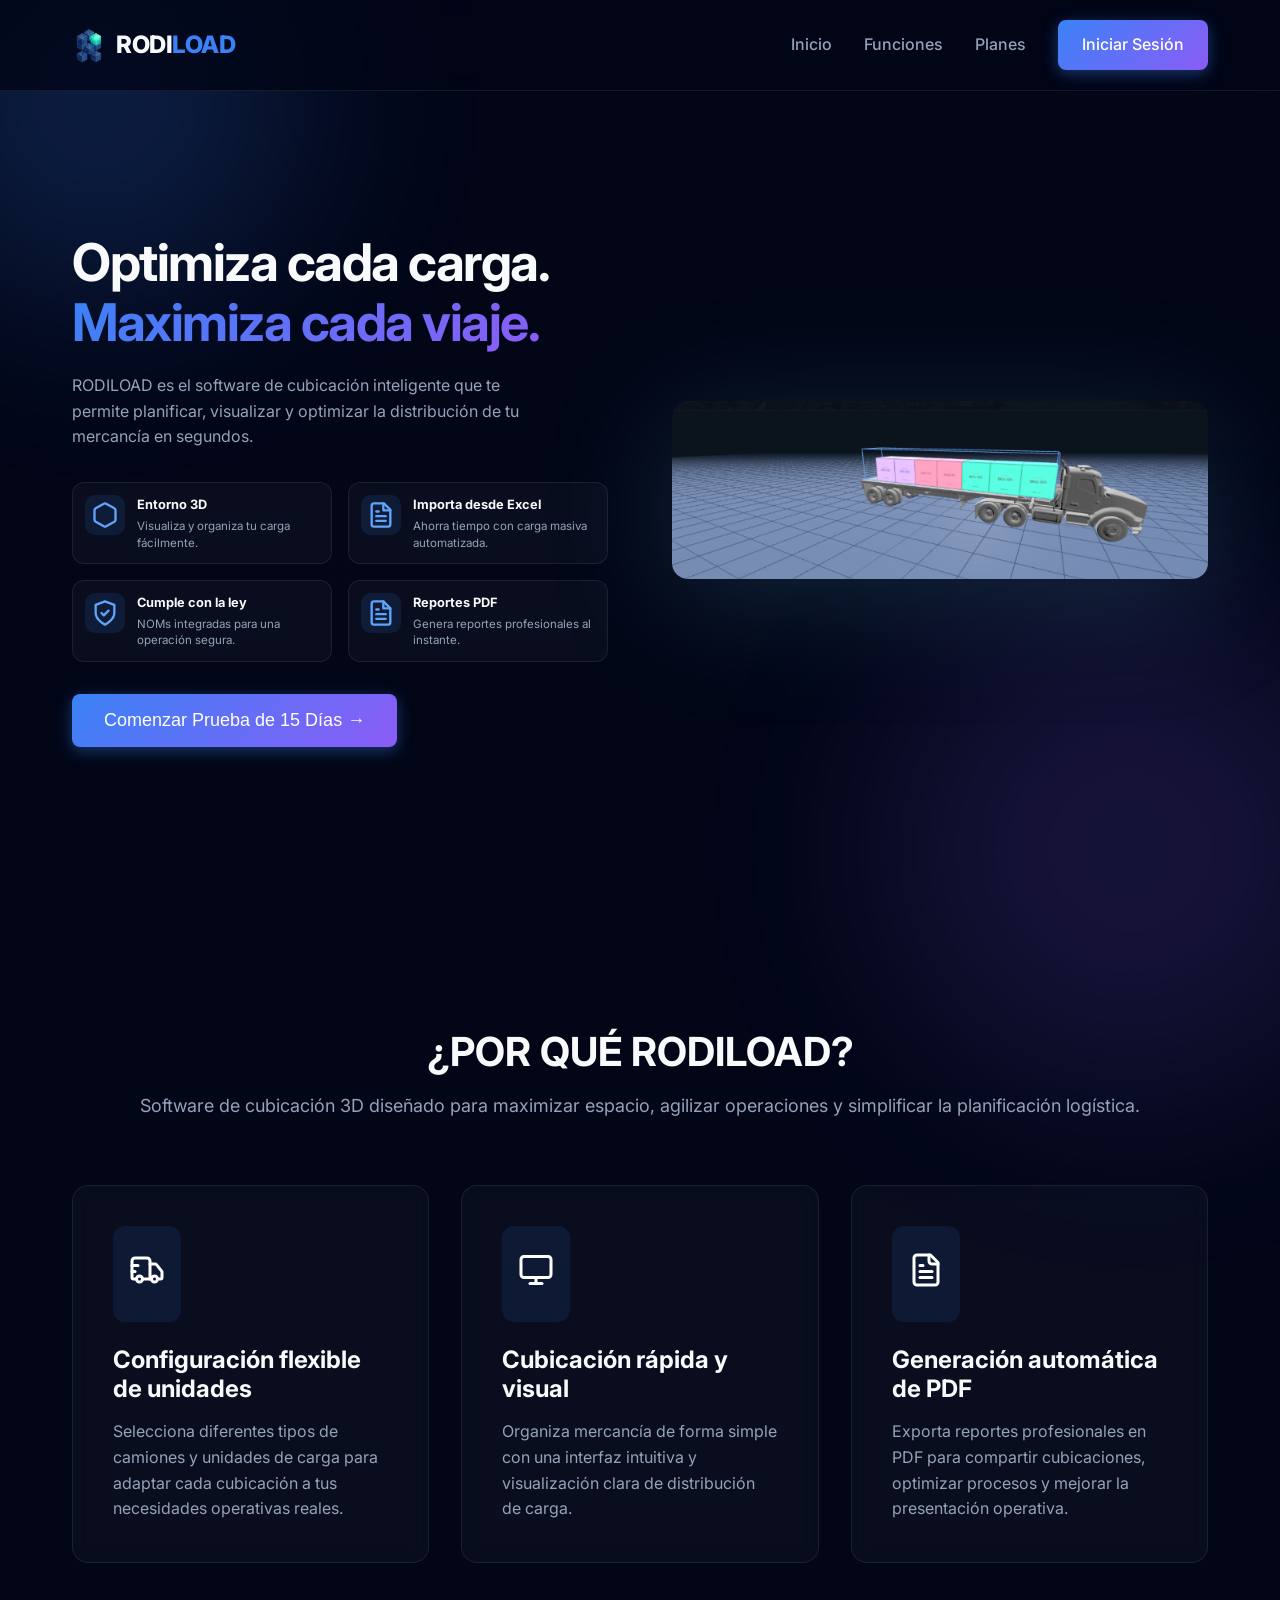
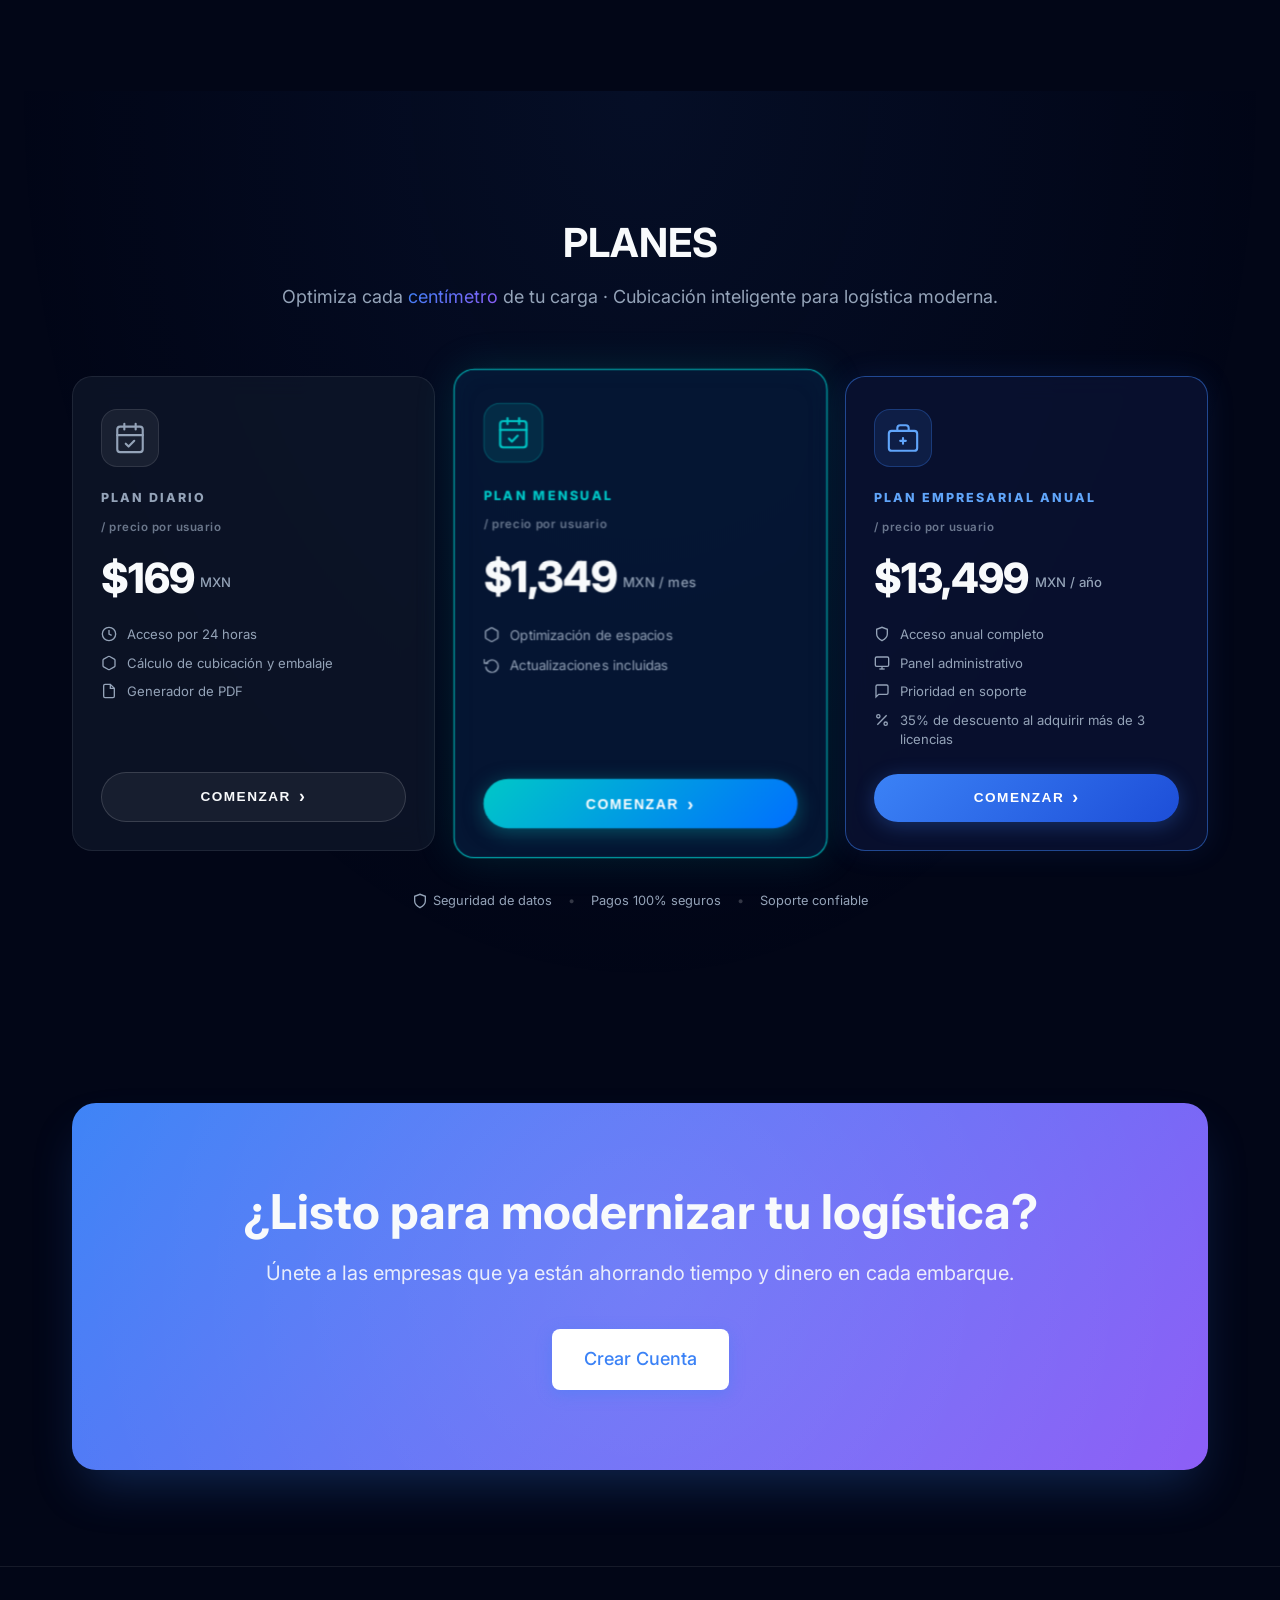
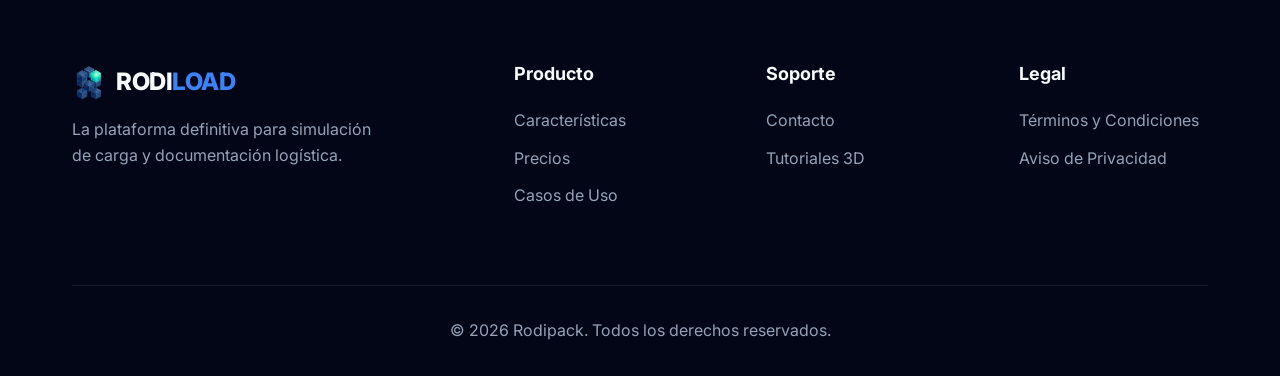
<file: index.html>
<!DOCTYPE html>
<html lang="es">
<head>
    <meta charset="UTF-8">
    <meta name="viewport" content="width=device-width, initial-scale=1.0">
    <title>RODILOAD - Optimiza tu Logística en 3D</title>
    <meta name="description" content="Software lider en cubicacion 3D, cubica toda tu flotilla en un solo lugar, comparte tus embarques con tu equipo de trabajo para tener una mejor cordinacion y control de embarques.">
    <!-- Open Graph for WhatsApp, Facebook, LinkedIn previews -->
    <meta property="og:title" content="RODILOAD - Optimiza tu Logística en 3D">
    <meta property="og:description" content="Software lider en cubicacion 3D, cubica toda tu flotilla en un solo lugar, comparte tus embarques con tu equipo de trabajo para tener una mejor cordinacion y control de embarques.">
    
    <!-- Google Fonts: Inter -->
    <link rel="preconnect" href="https://fonts.googleapis.com">
    <link rel="preconnect" href="https://fonts.gstatic.com" crossorigin>
    <link href="https://fonts.googleapis.com/css2?family=Inter:wght@300;400;500;600;700;800&display=swap" rel="stylesheet">
    
    <!-- Custom CSS -->
    <link rel="stylesheet" href="./css/style.css">
</head>
<body>
    <!-- Background Effects -->
    <div class="bg-orb orb-1"></div>
    <div class="bg-orb orb-2"></div>

    <!-- Navbar -->
    <nav class="navbar">
        <div class="container nav-content">
            <div class="logo">
                <img src="./css/logo_rodiload.png" alt="Rodiload Logo" class="logo-img">
                <span class="logo-text">RODI<span class="highlight">LOAD</span></span>
            </div>
            <div class="nav-links">
                <a href="#" onclick="window.scrollTo({top:0,behavior:'smooth'});return false;" class="nav-link">Inicio</a>
                <a href="#ventajas" class="nav-link">Funciones</a>
                <a href="#planes" class="nav-link">Planes</a>
                <a href="#" class="btn btn-primary" id="btn-login-nav">Iniciar Sesión</a>
            </div>
        </div>
    </nav>

    <!-- Hero Section -->
    <header class="hero">
        <div class="container hero-grid">
            <!-- Columna Izquierda: Texto -->
            <div class="hero-text-content">
                <h1 class="fade-up delay-1">Optimiza cada carga.<br><span class="text-gradient">Maximiza cada viaje.</span></h1>
                <p class="hero-subtitle fade-up delay-2">
                    RODILOAD es el software de cubicación inteligente que te permite planificar, visualizar y optimizar la distribución de tu mercancía en segundos.
                </p>

                <!-- Cuadrícula de Mini-Funciones -->
                <div class="hero-features-grid fade-up delay-3">
                    <div class="hero-feature-item">
                        <div class="hero-feature-icon">
                            <svg xmlns="http://www.w3.org/2000/svg" width="28" height="28" viewBox="0 0 24 24" fill="none" stroke="currentColor" stroke-width="2" stroke-linecap="round" stroke-linejoin="round"><path d="M21 16V8a2 2 0 0 0-1-1.73l-7-4a2 2 0 0 0-2 0l-7 4A2 2 0 0 0 3 8v8a2 2 0 0 0 1 1.73l7 4a2 2 0 0 0 2 0l7-4A2 2 0 0 0 21 16z"/></svg>
                        </div>
                        <div>
                            <strong>Entorno 3D</strong>
                            <p>Visualiza y organiza tu carga fácilmente.</p>
                        </div>
                    </div>
                    <div class="hero-feature-item">
                        <div class="hero-feature-icon">
                            <svg xmlns="http://www.w3.org/2000/svg" width="28" height="28" viewBox="0 0 24 24" fill="none" stroke="currentColor" stroke-width="2" stroke-linecap="round" stroke-linejoin="round"><path d="M14.5 2H6a2 2 0 0 0-2 2v16a2 2 0 0 0 2 2h12a2 2 0 0 0 2-2V7.5L14.5 2z"/><polyline points="14 2 14 8 20 8"/><line x1="16" y1="13" x2="8" y2="13"/><line x1="16" y1="17" x2="8" y2="17"/><line x1="10" y1="9" x2="8" y2="9"/></svg>
                        </div>
                        <div>
                            <strong>Importa desde Excel</strong>
                            <p>Ahorra tiempo con carga masiva automatizada.</p>
                        </div>
                    </div>
                    <div class="hero-feature-item">
                        <div class="hero-feature-icon">
                            <svg xmlns="http://www.w3.org/2000/svg" width="28" height="28" viewBox="0 0 24 24" fill="none" stroke="currentColor" stroke-width="2" stroke-linecap="round" stroke-linejoin="round"><path d="M12 22s8-4 8-10V5l-8-3-8 3v7c0 6 8 10 8 10z"/><polyline points="9 12 11 14 15 10"/></svg>
                        </div>
                        <div>
                            <strong>Cumple con la ley</strong>
                            <p>NOMs integradas para una operación segura.</p>
                        </div>
                    </div>
                    <div class="hero-feature-item">
                        <div class="hero-feature-icon">
                            <svg xmlns="http://www.w3.org/2000/svg" width="28" height="28" viewBox="0 0 24 24" fill="none" stroke="currentColor" stroke-width="2" stroke-linecap="round" stroke-linejoin="round"><path d="M14 2H6a2 2 0 0 0-2 2v16a2 2 0 0 0 2 2h12a2 2 0 0 0 2-2V8z"/><polyline points="14 2 14 8 20 8"/><line x1="16" y1="13" x2="8" y2="13"/><line x1="16" y1="17" x2="8" y2="17"/><line x1="10" y1="9" x2="8" y2="9"/></svg>
                        </div>
                        <div>
                            <strong>Reportes PDF</strong>
                            <p>Genera reportes profesionales al instante.</p>
                        </div>
                    </div>
                </div>

                <div class="hero-actions fade-up delay-3">
                    <button id="btn-trial-hero" class="btn btn-primary btn-large">Comenzar Prueba de 15 Días →</button>
                </div>
            </div>

            <!-- Columna Derecha: Visual 3D -->
            <div class="hero-image-content fade-up delay-2">
                <img src="./css/truck_rendering.png" alt="Simulación 3D de cubicación de carga en tráiler" class="hero-truck-img">
            </div>
        </div>
    </header>

    <!-- Ventajas Section -->
    <section id="ventajas" class="features">
        <div class="container">
            <div class="section-header reveal">
                <h2>¿POR QUÉ RODILOAD?</h2>
                <p>Software de cubicación 3D diseñado para maximizar espacio, agilizar operaciones y simplificar la planificación logística.</p>
            </div>
            
            <div class="features-grid">
                <!-- Card 1 -->
                <div class="feature-card reveal">
                    <div class="feature-icon">
                        <svg xmlns="http://www.w3.org/2000/svg" width="36" height="36" viewBox="0 0 24 24" fill="none" stroke="white" stroke-width="2" stroke-linecap="round" stroke-linejoin="round">
                            <path d="M14 18V6a2 2 0 0 0-2-2H4a2 2 0 0 0-2 2v11a1 1 0 0 0 1 1h2"/>
                            <path d="M15 18H9"/>
                            <path d="M19 18h2a1 1 0 0 0 1-1v-3.65a1 1 0 0 0-.22-.624l-3.48-4.35A1 1 0 0 0 17.52 8H14"/>
                            <circle cx="17" cy="18" r="2"/>
                            <circle cx="7" cy="18" r="2"/>
                            <path d="M2 9h4"/>
                            <path d="M2 13h2"/>
                        </svg>
                    </div>
                    <h3>Configuración flexible de unidades</h3>
                    <p>Selecciona diferentes tipos de camiones y unidades de carga para adaptar cada cubicación a tus necesidades operativas reales.</p>
                </div>
                <!-- Card 2 -->
                <div class="feature-card reveal delay-1">
                    <div class="feature-icon">
                        <svg xmlns="http://www.w3.org/2000/svg" width="36" height="36" viewBox="0 0 24 24" fill="none" stroke="white" stroke-width="2" stroke-linecap="round" stroke-linejoin="round">
                            <rect width="20" height="14" x="2" y="3" rx="2"/>
                            <line x1="8" x2="16" y1="21" y2="21"/>
                            <line x1="12" x2="12" y1="17" y2="21"/>
                        </svg>
                    </div>
                    <h3>Cubicación rápida y visual</h3>
                    <p>Organiza mercancía de forma simple con una interfaz intuitiva y visualización clara de distribución de carga.</p>
                </div>
                <!-- Card 3 -->
                <div class="feature-card reveal delay-2">
                    <div class="feature-icon">
                        <svg xmlns="http://www.w3.org/2000/svg" width="36" height="36" viewBox="0 0 24 24" fill="none" stroke="white" stroke-width="2" stroke-linecap="round" stroke-linejoin="round">
                            <path d="M15 2H6a2 2 0 0 0-2 2v16a2 2 0 0 0 2 2h12a2 2 0 0 0 2-2V7Z"/>
                            <path d="M14 2v4a2 2 0 0 0 2 2h4"/>
                            <path d="M10 9H8"/>
                            <path d="M16 13H8"/>
                            <path d="M16 17H8"/>
                        </svg>
                    </div>
                    <h3>Generación automática de PDF</h3>
                    <p>Exporta reportes profesionales en PDF para compartir cubicaciones, optimizar procesos y mejorar la presentación operativa.</p>
                </div>
            </div>
        </div>
    </section>



    <!-- Planes Section -->
    <section id="planes" class="pricing-section">
        <div class="container">
            <div class="section-header reveal">
                <h2>PLANES</h2>
                <p class="pricing-subtitle">Optimiza cada <span class="text-gradient">centímetro</span> de tu carga · Cubicación inteligente para logística moderna.</p>
            </div>

            <div class="pricing-grid reveal">

                <!-- Plan Diario -->
                <div class="pricing-card">
                    <div class="pricing-icon">
                        <svg xmlns="http://www.w3.org/2000/svg" width="34" height="34" viewBox="0 0 24 24" fill="none" stroke="currentColor" stroke-width="1.5" stroke-linecap="round" stroke-linejoin="round"><rect x="3" y="4" width="18" height="18" rx="2"/><line x1="16" y1="2" x2="16" y2="6"/><line x1="8" y1="2" x2="8" y2="6"/><line x1="3" y1="10" x2="21" y2="10"/><polyline points="9 16 11 18 15 14"/></svg>
                    </div>
                    <div class="plan-name">PLAN DIARIO</div>
                    <p class="plan-per-user">/ precio por usuario</p>
                    <div class="plan-price">
                        <span class="price-amount">$169</span>
                        <span class="price-currency">MXN</span>
                    </div>
                    <ul class="plan-features">
                        <li>
                            <svg xmlns="http://www.w3.org/2000/svg" width="16" height="16" viewBox="0 0 24 24" fill="none" stroke="currentColor" stroke-width="2"><circle cx="12" cy="12" r="10"/><polyline points="12 6 12 12 16 14"/></svg>
                            Acceso por 24 horas
                        </li>
                        <li>
                            <svg xmlns="http://www.w3.org/2000/svg" width="16" height="16" viewBox="0 0 24 24" fill="none" stroke="currentColor" stroke-width="2"><path d="M21 16V8a2 2 0 0 0-1-1.73l-7-4a2 2 0 0 0-2 0l-7 4A2 2 0 0 0 3 8v8a2 2 0 0 0 1 1.73l7 4a2 2 0 0 0 2 0l7-4A2 2 0 0 0 21 16z"/></svg>
                            Cálculo de cubicación y embalaje
                        </li>
                        <li>
                            <svg xmlns="http://www.w3.org/2000/svg" width="16" height="16" viewBox="0 0 24 24" fill="none" stroke="currentColor" stroke-width="2"><path d="M14 2H6a2 2 0 0 0-2 2v16a2 2 0 0 0 2 2h12a2 2 0 0 0 2-2V8z"/><polyline points="14 2 14 8 20 8"/></svg>
                            Generador de PDF
                        </li>
                    </ul>
                    <button class="btn-plan" onclick="document.getElementById('trial-modal').classList.add('active')">COMENZAR <span>›</span></button>
                </div>

                <!-- Plan Mensual (Destacado) -->
                <div class="pricing-card featured">
                    <div class="pricing-icon featured-icon">
                        <svg xmlns="http://www.w3.org/2000/svg" width="34" height="34" viewBox="0 0 24 24" fill="none" stroke="currentColor" stroke-width="1.5" stroke-linecap="round" stroke-linejoin="round"><rect x="3" y="4" width="18" height="18" rx="2"/><line x1="16" y1="2" x2="16" y2="6"/><line x1="8" y1="2" x2="8" y2="6"/><line x1="3" y1="10" x2="21" y2="10"/><polyline points="9 16 11 18 15 14"/></svg>
                    </div>
                    <div class="plan-name">PLAN MENSUAL</div>
                    <p class="plan-per-user">/ precio por usuario</p>
                    <div class="plan-price">
                        <span class="price-amount">$1,349</span>
                        <span class="price-currency">MXN / mes</span>
                    </div>
                    <ul class="plan-features">
                        <li>
                            <svg xmlns="http://www.w3.org/2000/svg" width="16" height="16" viewBox="0 0 24 24" fill="none" stroke="currentColor" stroke-width="2"><path d="M21 16V8a2 2 0 0 0-1-1.73l-7-4a2 2 0 0 0-2 0l-7 4A2 2 0 0 0 3 8v8a2 2 0 0 0 1 1.73l7 4a2 2 0 0 0 2 0l7-4A2 2 0 0 0 21 16z"/></svg>
                            Optimización de espacios
                        </li>
                        <li>
                            <svg xmlns="http://www.w3.org/2000/svg" width="16" height="16" viewBox="0 0 24 24" fill="none" stroke="currentColor" stroke-width="2"><polyline points="1 4 1 10 7 10"/><path d="M3.51 15a9 9 0 1 0 .49-3.51"/></svg>
                            Actualizaciones incluidas
                        </li>
                    </ul>
                    <button class="btn-plan featured-btn" onclick="document.getElementById('trial-modal').classList.add('active')">COMENZAR <span>›</span></button>
                </div>

                <!-- Plan Empresarial -->
                <div class="pricing-card enterprise">
                    <div class="pricing-icon enterprise-icon">
                        <svg xmlns="http://www.w3.org/2000/svg" width="34" height="34" viewBox="0 0 24 24" fill="none" stroke="currentColor" stroke-width="1.5" stroke-linecap="round" stroke-linejoin="round"><rect x="2" y="7" width="20" height="14" rx="2"/><path d="M16 7V5a2 2 0 0 0-2-2h-4a2 2 0 0 0-2 2v2"/><line x1="12" y1="12" x2="12" y2="16"/><line x1="10" y1="14" x2="14" y2="14"/></svg>
                    </div>
                    <div class="plan-name enterprise-name">PLAN EMPRESARIAL ANUAL</div>
                    <p class="plan-per-user">/ precio por usuario</p>
                    <div class="plan-price">
                        <span class="price-amount">$13,499</span>
                        <span class="price-currency">MXN / año</span>
                    </div>
                    <ul class="plan-features">
                        <li>
                            <svg xmlns="http://www.w3.org/2000/svg" width="16" height="16" viewBox="0 0 24 24" fill="none" stroke="currentColor" stroke-width="2"><path d="M12 22s8-4 8-10V5l-8-3-8 3v7c0 6 8 10 8 10z"/></svg>
                            Acceso anual completo
                        </li>
                        <li>
                            <svg xmlns="http://www.w3.org/2000/svg" width="16" height="16" viewBox="0 0 24 24" fill="none" stroke="currentColor" stroke-width="2"><rect x="2" y="3" width="20" height="14" rx="2"/><line x1="8" y1="21" x2="16" y2="21"/><line x1="12" y1="17" x2="12" y2="21"/></svg>
                            Panel administrativo
                        </li>
                        <li>
                            <svg xmlns="http://www.w3.org/2000/svg" width="16" height="16" viewBox="0 0 24 24" fill="none" stroke="currentColor" stroke-width="2"><path d="M21 15a2 2 0 0 1-2 2H7l-4 4V5a2 2 0 0 1 2-2h14a2 2 0 0 1 2 2z"/></svg>
                            Prioridad en soporte
                        </li>
                        <li>
                            <svg xmlns="http://www.w3.org/2000/svg" width="16" height="16" viewBox="0 0 24 24" fill="none" stroke="currentColor" stroke-width="2"><line x1="19" y1="5" x2="5" y2="19"/><circle cx="6.5" cy="6.5" r="2.5"/><circle cx="17.5" cy="17.5" r="2.5"/></svg>
                            35% de descuento al adquirir más de 3 licencias
                        </li>
                    </ul>
                    <button class="btn-plan enterprise-btn" onclick="document.getElementById('trial-modal').classList.add('active')">COMENZAR <span>›</span></button>
                </div>

            </div>

            <!-- Garantías -->
            <div class="pricing-trust reveal">
                <span>
                    <svg xmlns="http://www.w3.org/2000/svg" width="16" height="16" viewBox="0 0 24 24" fill="none" stroke="currentColor" stroke-width="2"><path d="M12 22s8-4 8-10V5l-8-3-8 3v7c0 6 8 10 8 10z"/></svg>
                    Seguridad de datos
                </span>
                <span class="trust-dot">•</span>
                <span>Pagos 100% seguros</span>
                <span class="trust-dot">•</span>
                <span>Soporte confiable</span>
            </div>
        </div>
    </section>

    <!-- CTA Final -->
    <section class="cta-section reveal">
        <div class="container">
            <div class="cta-box">
                <h2>¿Listo para modernizar tu logística?</h2>
                <p>Únete a las empresas que ya están ahorrando tiempo y dinero en cada embarque.</p>
                <a href="#" onclick="document.getElementById('trial-modal').classList.add('active');return false;" class="btn btn-primary btn-large">Crear Cuenta</a>
            </div>
        </div>
    </section>

    <!-- Modal de Prueba 15 Días -->
    <div id="trial-modal" class="modal">
        <div class="modal-content">
            <span class="close-modal">&times;</span>
            <h2>Solicita tu Acceso a RODILOAD</h2>
            <p>Completa el formulario y nuestro equipo te contactará en menos de 24 horas para activar tu cuenta.</p>
            <form class="trial-form" id="trial-form" name="solicitud-rodiload" netlify data-netlify="true" onsubmit="handleTrialSubmit(event)">
                <input type="hidden" name="form-name" value="solicitud-rodiload">
                <input type="text"     id="form-name"     name="nombre_empresa" placeholder="Empresa o Nombre completo" required>
                <input type="email"    id="form-email"    name="correo"         placeholder="Correo electrónico" required>
                <input type="tel"      id="form-phone"    name="telefono"       placeholder="Teléfono (opcional)">
                <input type="password" id="form-password" name="contrasena"     placeholder="Crea una contraseña" required>
                <button type="submit" class="btn btn-primary btn-full" id="form-submit-btn">Enviar Solicitud</button>
            </form>
            <p class="modal-footer-text">Al registrarte, aceptas nuestros <a href="#" onclick="openLegal('terms');return false;" style="color:#60a5fa">Términos y Condiciones</a> y el <a href="#" onclick="openLegal('privacy');return false;" style="color:#60a5fa">Aviso de Privacidad</a>.</p>
        </div>
    </div>

    <!-- Footer -->
    <footer class="footer">
        <div class="container">
            <div class="footer-grid">
                <div class="footer-brand">
                    <div class="logo">
                        <img src="./css/logo_rodiload.png" alt="Rodiload Logo" class="logo-img">
                        <span class="logo-text">RODI<span class="highlight">LOAD</span></span>
                    </div>
                    <p>La plataforma definitiva para simulación de carga y documentación logística.</p>
                </div>
                <div class="footer-links">
                    <h4>Producto</h4>
                    <a href="#ventajas">Características</a>
                    <a href="#planes">Precios</a>
                    <a href="#ventajas">Casos de Uso</a>
                </div>
                <div class="footer-links">
                    <h4>Soporte</h4>
                    <a href="https://wa.me/523143523230?text=Hola%20Rodipack%20,%20me%20interesa%20conocer%20mas%20sobre%20el%20Rodiload." target="_blank" rel="noopener">Contacto</a>
                    <a href="#" id="btn-tutorials-footer">Tutoriales 3D</a>
                </div>
                <div class="footer-links">
                    <h4>Legal</h4>
                    <a href="#" onclick="openLegal('terms');return false;">Términos y Condiciones</a>
                    <a href="#" onclick="openLegal('privacy');return false;">Aviso de Privacidad</a>
                </div>
            </div>
            <div class="footer-bottom">
                <p>&copy; 2026 Rodipack. Todos los derechos reservados.</p>
            </div>
        </div>
    </footer>

    <!-- Modal Legal: Términos y Aviso de Privacidad -->
    <div id="legal-modal" class="modal">
        <div class="modal-content modal-legal">
            <span class="close-modal" onclick="document.getElementById('legal-modal').classList.remove('active')">&times;</span>
            <div id="legal-content"></div>
        </div>
    </div>

    <script src="./js/main.js"></script>
</body>
</html>
</file>
<file: css/style.css>
/* =========================================
   VARIABLES & DESIGN TOKENS
   ========================================= */
   :root {
    --bg-primary: #020617; /* Very dark slate */
    --bg-secondary: #0f172a;
    --text-main: #f8fafc;
    --text-muted: #94a3b8;
    
    --primary-color: #3b82f6; /* Blue */
    --primary-hover: #2563eb;
    --accent-gradient: linear-gradient(135deg, #3b82f6 0%, #8b5cf6 100%);
    
    --glass-bg: rgba(255, 255, 255, 0.03);
    --glass-border: rgba(255, 255, 255, 0.08);
    
    --font-main: 'Inter', sans-serif;
    --transition: all 0.3s cubic-bezier(0.4, 0, 0.2, 1);
}

/* =========================================
   RESET & GLOBAL
   ========================================= */
* {
    margin: 0;
    padding: 0;
    box-sizing: border-box;
}

body {
    font-family: var(--font-main);
    background-color: var(--bg-primary);
    color: var(--text-main);
    line-height: 1.6;
    overflow-x: hidden;
}

.container {
    max-width: 1200px;
    margin: 0 auto;
    padding: 0 2rem;
}

h1, h2, h3, h4 {
    line-height: 1.2;
    font-weight: 700;
}

a {
    text-decoration: none;
    color: inherit;
    transition: var(--transition);
}

/* =========================================
   BACKGROUND EFFECTS (Orbs)
   ========================================= */
.bg-orb {
    position: fixed;
    border-radius: 50%;
    filter: blur(100px);
    z-index: -1;
    opacity: 0.5;
}

.orb-1 {
    width: 400px;
    height: 400px;
    background: #3b82f6;
    top: -100px;
    left: -100px;
    opacity: 0.2;
}

.orb-2 {
    width: 500px;
    height: 500px;
    background: #8b5cf6;
    bottom: -200px;
    right: -100px;
    opacity: 0.15;
}

/* =========================================
   TYPOGRAPHY
   ========================================= */
.text-gradient {
    background: var(--accent-gradient);
    -webkit-background-clip: text;
    -webkit-text-fill-color: transparent;
    background-clip: text;
}

/* =========================================
   BUTTONS
   ========================================= */
.btn {
    display: inline-block;
    padding: 0.75rem 1.5rem;
    border-radius: 8px;
    font-weight: 500;
    cursor: pointer;
    border: none;
    font-size: 1rem;
}

.btn-primary {
    background: var(--accent-gradient);
    color: white;
    box-shadow: 0 4px 15px rgba(59, 130, 246, 0.4);
}

.btn-primary:hover {
    transform: translateY(-2px);
    box-shadow: 0 6px 20px rgba(59, 130, 246, 0.6);
}

.btn-secondary {
    background: var(--glass-bg);
    color: var(--text-main);
    border: 1px solid var(--glass-border);
    backdrop-filter: blur(10px);
}

.btn-secondary:hover {
    background: rgba(255, 255, 255, 0.08);
    transform: translateY(-2px);
}

.btn-outline {
    background: transparent;
    border: 1px solid var(--glass-border);
    color: var(--text-main);
}

.btn-outline:hover {
    border-color: rgba(255,255,255, 0.2);
    background: rgba(255,255,255,0.05);
}

.btn-large {
    padding: 1rem 2rem;
    font-size: 1.125rem;
}

.mt-2 {
    margin-top: 2rem;
}

/* =========================================
   NAVBAR
   ========================================= */
.navbar {
    position: fixed;
    top: 0;
    left: 0;
    width: 100%;
    z-index: 100;
    padding: 1.25rem 0;
    background: rgba(2, 6, 23, 0.8);
    backdrop-filter: blur(12px);
    border-bottom: 1px solid var(--glass-border);
    transition: var(--transition);
}

.nav-content {
    display: flex;
    justify-content: space-between;
    align-items: center;
}

.logo {
    display: flex;
    align-items: center;
    gap: 0.5rem;
    font-size: 1.5rem;
    font-weight: 800;
    letter-spacing: -0.5px;
}

.logo-img {
    height: 36px;
    width: auto;
    object-fit: contain;
}

.logo-text {
    color: var(--text-main);
}

.highlight {
    color: var(--primary-color);
}

.nav-links {
    display: flex;
    align-items: center;
    gap: 2rem;
}

.nav-link {
    font-weight: 500;
    color: var(--text-muted);
}

.nav-link:hover {
    color: var(--text-main);
}

/* =========================================
   HERO SECTION
   ========================================= */
.hero {
    min-height: 100vh;
    display: flex;
    align-items: center;
    padding-top: 5rem;
    overflow: hidden;
}

/* Grid de dos columnas para el hero */
.hero-grid {
    display: grid;
    grid-template-columns: 1fr 1fr;
    gap: 4rem;
    align-items: center;
    width: 100%;
}

.hero-text-content {
    text-align: left;
}

.badge {
    display: inline-block;
    padding: 0.5rem 1rem;
    background: rgba(59, 130, 246, 0.1);
    color: #60a5fa;
    border: 1px solid rgba(59, 130, 246, 0.2);
    border-radius: 50px;
    font-size: 0.75rem;
    font-weight: 600;
    margin-bottom: 1.5rem;
    letter-spacing: 1px;
}



.hero h1 {
    font-size: 3.25rem;
    letter-spacing: -1.5px;
    margin-bottom: 1.25rem;
    line-height: 1.15;
}

.hero-subtitle {
    font-size: 1rem;
    color: var(--text-muted);
    margin-bottom: 2rem;
    max-width: 480px;
    line-height: 1.6;
}

/* Cuadrícula de mini-funciones dentro del hero */
.hero-features-grid {
    display: grid;
    grid-template-columns: 1fr 1fr;
    gap: 1rem;
    margin-bottom: 2rem;
}

.hero-feature-item {
    display: flex;
    align-items: flex-start;
    gap: 0.75rem;
    padding: 0.75rem;
    background: var(--glass-bg);
    border: 1px solid var(--glass-border);
    border-radius: 12px;
    backdrop-filter: blur(8px);
    transition: var(--transition);
}

.hero-feature-item:hover {
    background: rgba(255, 255, 255, 0.07);
    border-color: rgba(59, 130, 246, 0.3);
    transform: translateY(-2px);
}

.hero-feature-icon {
    flex-shrink: 0;
    width: 40px;
    height: 40px;
    background: rgba(59, 130, 246, 0.12);
    border-radius: 10px;
    display: flex;
    align-items: center;
    justify-content: center;
    color: #60a5fa;
}

.hero-feature-item strong {
    display: block;
    font-size: 0.8rem;
    font-weight: 700;
    color: var(--text-main);
    margin-bottom: 0.2rem;
}

.hero-feature-item p {
    font-size: 0.72rem;
    color: var(--text-muted);
    line-height: 1.4;
    margin: 0;
}

.hero-actions {
    display: flex;
    gap: 1rem;
    align-items: center;
    flex-wrap: wrap;
}

/* Columna derecha: visual del camión */
.hero-image-content {
    position: relative;
    display: flex;
    flex-direction: column;
    align-items: center;
    gap: 1rem;
}

.hero-unit-card {
    background: rgba(15, 23, 42, 0.85);
    border: 1px solid rgba(82, 181, 212, 0.25);
    backdrop-filter: blur(16px);
    border-radius: 14px;
    padding: 0.9rem 1.25rem;
    width: 100%;
    max-width: 300px;
    display: flex;
    flex-direction: column;
    gap: 0.5rem;
    box-shadow: 0 4px 24px rgba(82, 181, 212, 0.1);
    align-self: flex-start;
    margin-left: auto;
}

.hero-unit-label {
    font-size: 0.65rem;
    letter-spacing: 2px;
    color: var(--text-muted);
    font-weight: 600;
}

.hero-unit-info {
    display: flex;
    align-items: center;
    gap: 0.75rem;
}

.hero-unit-info strong {
    display: block;
    font-size: 0.95rem;
    font-weight: 700;
    color: var(--text-main);
}

.hero-unit-info span {
    font-size: 0.75rem;
    color: var(--text-muted);
}

.hero-unit-status {
    font-size: 0.72rem;
    font-weight: 600;
    color: #4ade80;
    letter-spacing: 0.5px;
}

.hero-truck-img {
    width: 100%;
    max-width: 560px;
    border-radius: 16px;
    object-fit: cover;
    filter: drop-shadow(0 20px 60px rgba(82, 181, 212, 0.18));
    animation: float 6s ease-in-out infinite;
}

@keyframes float {
    0%, 100% { transform: translateY(0px); }
    50% { transform: translateY(-12px); }
}

/* Responsive: Colapsar a una columna en móvil */
@media (max-width: 900px) {
    .hero-grid {
        grid-template-columns: 1fr;
        gap: 3rem;
        text-align: center;
    }
    .hero-text-content {
        text-align: center;
    }
    .hero-subtitle {
        margin-left: auto;
        margin-right: auto;
    }
    .hero-actions {
        justify-content: center;
    }
    .hero-image-content {
        align-items: center;
    }
    .hero-unit-card {
        margin: 0 auto;
    }
    .hero h1 {
        font-size: 2.5rem;
    }
}

/* =========================================
   PRICING / PLANES SECTION
   ========================================= */
.pricing-section {
    padding: 8rem 0 6rem;
    position: relative;
    background: radial-gradient(ellipse at 50% 0%, rgba(59,130,246,0.07) 0%, transparent 70%);
}

.pricing-subtitle {
    font-size: 1.05rem;
    color: var(--text-muted);
    margin-top: 0.5rem;
}

.pricing-grid {
    display: grid;
    grid-template-columns: repeat(3, 1fr);
    gap: 1.5rem;
    margin-top: 3rem;
    align-items: stretch;
}

/* --- Tarjeta Base --- */
.pricing-card {
    background: rgba(15, 23, 42, 0.75);
    border: 1px solid rgba(255, 255, 255, 0.08);
    border-radius: 20px;
    padding: 2rem 1.75rem 1.75rem;
    display: flex;
    flex-direction: column;
    gap: 0.6rem;
    transition: var(--transition);
    backdrop-filter: blur(12px);
}

.pricing-card:hover {
    transform: translateY(-6px);
    border-color: rgba(255, 255, 255, 0.15);
}

/* --- Tarjeta Destacada (Mensual) --- */
.pricing-card.featured {
    background: rgba(6, 24, 54, 0.9);
    border: 1.5px solid #00c8c8;
    box-shadow: 0 0 40px rgba(0, 200, 200, 0.15), inset 0 0 30px rgba(0, 200, 200, 0.03);
    transform: scale(1.03);
}

.pricing-card.featured:hover {
    transform: scale(1.03) translateY(-6px);
}

/* --- Tarjeta Empresarial --- */
.pricing-card.enterprise {
    background: rgba(10, 18, 50, 0.85);
    border: 1.5px solid rgba(59, 130, 246, 0.5);
    box-shadow: 0 0 30px rgba(59, 130, 246, 0.1);
}

/* --- Iconos de Plan --- */
.pricing-icon {
    width: 58px;
    height: 58px;
    background: rgba(255, 255, 255, 0.06);
    border: 1px solid rgba(255, 255, 255, 0.1);
    border-radius: 16px;
    display: flex;
    align-items: center;
    justify-content: center;
    color: var(--text-muted);
    margin-bottom: 0.5rem;
}

.pricing-icon.featured-icon {
    background: rgba(0, 200, 200, 0.12);
    border-color: rgba(0, 200, 200, 0.3);
    color: #00c8c8;
}

.pricing-icon.enterprise-icon {
    background: rgba(59, 130, 246, 0.12);
    border-color: rgba(59, 130, 246, 0.3);
    color: #60a5fa;
}

/* --- Nombre y Descripción --- */
.plan-name {
    font-size: 0.78rem;
    font-weight: 800;
    letter-spacing: 2px;
    color: var(--text-muted);
    margin-top: 0.25rem;
}

.plan-name.enterprise-name {
    color: #60a5fa;
}

.pricing-card.featured .plan-name {
    color: #00c8c8;
}

.plan-desc {
    font-size: 0.82rem;
    color: var(--text-muted);
    line-height: 1.5;
    margin: 0;
    min-height: 40px;
}

.plan-per-user {
    font-size: 0.72rem;
    font-weight: 600;
    color: var(--text-muted);
    letter-spacing: 0.5px;
    margin: 0;
    opacity: 0.7;
}

/* --- Precio --- */
.plan-price {
    display: flex;
    align-items: flex-end;
    gap: 0.4rem;
    margin: 0.75rem 0 0.5rem;
}

.price-amount {
    font-size: 2.6rem;
    font-weight: 800;
    color: var(--text-main);
    letter-spacing: -1px;
    line-height: 1;
}

.price-currency {
    font-size: 0.82rem;
    color: var(--text-muted);
    font-weight: 500;
    padding-bottom: 6px;
}

/* --- Features del Plan --- */
.plan-features {
    list-style: none;
    padding: 0;
    margin: 0.5rem 0 1rem;
    display: flex;
    flex-direction: column;
    gap: 0.65rem;
    flex: 1;
}

.plan-features li {
    display: flex;
    align-items: flex-start;
    gap: 0.6rem;
    font-size: 0.82rem;
    color: var(--text-muted);
    line-height: 1.4;
}

.plan-features li svg {
    flex-shrink: 0;
    margin-top: 1px;
    color: var(--text-muted);
}

/* --- Botones de Plan --- */
.btn-plan {
    width: 100%;
    padding: 0.85rem 1rem;
    border-radius: 50px;
    border: 1px solid rgba(255,255,255,0.15);
    background: rgba(255,255,255,0.05);
    color: var(--text-main);
    font-weight: 700;
    font-size: 0.85rem;
    letter-spacing: 1.5px;
    cursor: pointer;
    display: flex;
    align-items: center;
    justify-content: center;
    gap: 0.5rem;
    transition: var(--transition);
    margin-top: auto;
}

.btn-plan:hover {
    background: rgba(255,255,255,0.1);
    transform: translateY(-2px);
}

.btn-plan span {
    font-size: 1.1rem;
}

.btn-plan.featured-btn {
    background: linear-gradient(135deg, #00c8c8, #0070ff);
    border: none;
    color: white;
    box-shadow: 0 4px 20px rgba(0, 200, 200, 0.35);
}

.btn-plan.featured-btn:hover {
    box-shadow: 0 6px 28px rgba(0, 200, 200, 0.5);
}

.btn-plan.enterprise-btn {
    background: linear-gradient(135deg, #3b82f6, #1d4ed8);
    border: none;
    color: white;
    box-shadow: 0 4px 20px rgba(59, 130, 246, 0.3);
}

.btn-plan.enterprise-btn:hover {
    box-shadow: 0 6px 28px rgba(59, 130, 246, 0.5);
}

/* --- Garantías --- */
.pricing-trust {
    display: flex;
    align-items: center;
    justify-content: center;
    gap: 1rem;
    margin-top: 2.5rem;
    font-size: 0.8rem;
    color: var(--text-muted);
}

.pricing-trust span {
    display: flex;
    align-items: center;
    gap: 0.35rem;
}

.trust-dot {
    color: rgba(255,255,255,0.2);
}

.pricing-cancel {
    text-align: center;
    margin-top: 0.75rem;
    font-size: 0.78rem;
    color: #4ade80;
    display: flex;
    align-items: center;
    justify-content: center;
    gap: 0.4rem;
}

/* Responsive: colapsar en móvil */
@media (max-width: 900px) {
    .pricing-grid {
        grid-template-columns: 1fr;
        max-width: 420px;
        margin-left: auto;
        margin-right: auto;
    }
    .pricing-card.featured {
        transform: scale(1);
    }
    .pricing-card.featured:hover {
        transform: translateY(-6px);
    }
    .pricing-trust {
        flex-wrap: wrap;
        gap: 0.5rem;
    }
}

/* =========================================
   FEATURES SECTION
   ========================================= */
.features {
    padding: 8rem 0;
    position: relative;
}

.section-header {
    text-align: center;
    margin-bottom: 4rem;
}

.section-header h2 {
    font-size: 2.5rem;
    margin-bottom: 1rem;
}

.section-header p {
    color: var(--text-muted);
    font-size: 1.125rem;
}

.features-grid {
    display: grid;
    grid-template-columns: repeat(auto-fit, minmax(300px, 1fr));
    gap: 2rem;
}

.feature-card {
    background: var(--glass-bg);
    border: 1px solid var(--glass-border);
    backdrop-filter: blur(10px);
    padding: 2.5rem;
    border-radius: 16px;
    transition: var(--transition);
}

.feature-card:hover {
    transform: translateY(-10px);
    background: rgba(255, 255, 255, 0.05);
    border-color: rgba(255, 255, 255, 0.15);
    box-shadow: 0 20px 40px rgba(0,0,0, 0.4);
}

.feature-icon {
    font-size: 2.5rem;
    margin-bottom: 1.5rem;
    display: inline-block;
    padding: 1rem;
    background: rgba(59, 130, 246, 0.1);
    border-radius: 12px;
}

.feature-card h3 {
    font-size: 1.5rem;
    margin-bottom: 1rem;
}

.feature-card p {
    color: var(--text-muted);
}

/* =========================================
   INDUSTRIES SECTION
   ========================================= */
.industries {
    padding: 8rem 0;
    background: linear-gradient(to bottom, transparent, rgba(15, 23, 42, 0.5));
}

.industry-content {
    display: grid;
    grid-template-columns: 1fr 1fr;
    gap: 4rem;
    align-items: center;
}

.industry-text h2 {
    font-size: 2.5rem;
    margin-bottom: 1.5rem;
}

.industry-text p {
    color: var(--text-muted);
    font-size: 1.125rem;
    margin-bottom: 2rem;
}

.industry-list {
    list-style: none;
    margin-bottom: 2rem;
}

.industry-list li {
    margin-bottom: 1.5rem;
    padding-left: 2rem;
    position: relative;
    color: var(--text-muted);
}

.industry-list li strong {
    color: var(--text-main);
    display: block;
    margin-bottom: 0.25rem;
}

.industry-list li::before {
    content: '✓';
    position: absolute;
    left: 0;
    top: 0;
    color: var(--primary-color);
    font-weight: bold;
}

/* Abstract Glass Mockup */
.glass-mockup {
    background: var(--glass-bg);
    border: 1px solid var(--glass-border);
    border-radius: 16px;
    overflow: hidden;
    backdrop-filter: blur(10px);
    box-shadow: 0 25px 50px -12px rgba(0, 0, 0, 0.5);
}

.mockup-header {
    background: rgba(0, 0, 0, 0.2);
    padding: 1rem;
    display: flex;
    gap: 0.5rem;
    border-bottom: 1px solid var(--glass-border);
}

.dot {
    width: 12px;
    height: 12px;
    border-radius: 50%;
    background: #334155;
}

.mockup-body {
    padding: 2rem;
    position: relative;
}

.wireframe-container {
    height: 250px;
    border: 1px dashed var(--glass-border);
    border-radius: 8px;
    position: relative;
    margin-bottom: 2rem;
    display: flex;
    align-items: flex-end;
    justify-content: center;
    gap: 1rem;
    padding: 1rem;
}

.wireframe-box {
    background: rgba(59, 130, 246, 0.2);
    border: 1px solid var(--primary-color);
    border-radius: 4px;
}

.box-1 { width: 80px; height: 120px; }
.box-2 { width: 60px; height: 90px; }
.box-3 { width: 100px; height: 150px; }

.stat-bar {
    height: 30px;
    background: rgba(59, 130, 246, 0.2);
    border-radius: 4px;
    margin-bottom: 1rem;
    display: flex;
    align-items: center;
    padding-left: 1rem;
    font-size: 0.875rem;
    font-weight: 500;
    position: relative;
    overflow: hidden;
}

.stat-bar::after {
    content: '';
    position: absolute;
    left: 0;
    top: 0;
    height: 100%;
    background: var(--primary-color);
    width: 100%;
    opacity: 0.3;
    z-index: 0;
}

.stat-bar span {
    position: relative;
    z-index: 1;
}

/* =========================================
   CTA SECTION
   ========================================= */
.cta-section {
    padding: 6rem 0;
}

.cta-box {
    background: var(--accent-gradient);
    border-radius: 24px;
    padding: 5rem 2rem;
    text-align: center;
    box-shadow: 0 25px 50px -12px rgba(59, 130, 246, 0.25);
    position: relative;
    overflow: hidden;
}

.cta-box::before {
    content: '';
    position: absolute;
    top: -50%;
    left: -50%;
    width: 200%;
    height: 200%;
    background: radial-gradient(circle, rgba(255,255,255,0.1) 0%, transparent 60%);
}

.cta-box h2 {
    font-size: 3rem;
    margin-bottom: 1rem;
    position: relative;
}

.cta-box p {
    font-size: 1.25rem;
    opacity: 0.9;
    margin-bottom: 2.5rem;
    position: relative;
}

.cta-box .btn-primary {
    background: white;
    color: var(--primary-color);
    position: relative;
}

.cta-box .btn-primary:hover {
    background: #f8fafc;
    transform: translateY(-2px);
    box-shadow: 0 10px 25px rgba(0,0,0,0.2);
}

/* =========================================
   FOOTER
   ========================================= */
.footer {
    background: #020617;
    padding: 6rem 0 2rem;
    border-top: 1px solid var(--glass-border);
}

.footer-grid {
    display: grid;
    grid-template-columns: 2fr 1fr 1fr 1fr;
    gap: 4rem;
    margin-bottom: 4rem;
}

.footer-brand p {
    color: var(--text-muted);
    margin-top: 1rem;
    max-width: 300px;
}

.footer-links h4 {
    font-size: 1.125rem;
    margin-bottom: 1.5rem;
}

.footer-links a {
    display: block;
    color: var(--text-muted);
    margin-bottom: 0.75rem;
}

.footer-links a:hover {
    color: var(--text-main);
}

.footer-bottom {
    text-align: center;
    padding-top: 2rem;
    border-top: 1px solid var(--glass-border);
    color: var(--text-muted);
}

/* =========================================
   ANIMATIONS (JS Revealed)
   ========================================= */
.fade-up {
    opacity: 0;
    transform: translateY(30px);
    animation: fadeUp 0.8s forwards;
}

.reveal {
    opacity: 0;
    transform: translateY(40px);
    transition: all 0.8s cubic-bezier(0.5, 0, 0, 1);
}

.reveal.active {
    opacity: 1;
    transform: translateY(0);
}

.delay-1 { animation-delay: 0.2s; transition-delay: 0.2s; }
.delay-2 { animation-delay: 0.4s; transition-delay: 0.4s; }
.delay-3 { animation-delay: 0.6s; transition-delay: 0.6s; }

@keyframes fadeUp {
    to {
        opacity: 1;
        transform: translateY(0);
    }
}

/* =========================================
   RESPONSIVE DESIGN
   ========================================= */
@media (max-width: 992px) {
    .hero h1 { font-size: 3.5rem; }
    .industry-content { grid-template-columns: 1fr; }
    .footer-grid { grid-template-columns: 1fr 1fr; }
}

@media (max-width: 768px) {
    .nav-links { display: none; /* Simplification for mobile */ }
    .hero h1 { font-size: 2.5rem; }
    .hero-actions { flex-direction: column; }
    .cta-box h2 { font-size: 2rem; }
}

/* =========================================
   MODAL (15 Días de Prueba)
   ========================================= */
.modal {
    position: fixed;
    top: 0;
    left: 0;
    width: 100%;
    height: 100%;
    background: rgba(2, 6, 23, 0.8);
    backdrop-filter: blur(8px);
    z-index: 1000;
    display: flex;
    align-items: center;
    justify-content: center;
    opacity: 0;
    visibility: hidden;
    transition: all 0.3s ease;
}

.modal.active {
    opacity: 1;
    visibility: visible;
}

.modal-content {
    background: var(--glass-bg);
    border: 1px solid var(--glass-border);
    border-radius: 16px;
    padding: 3rem;
    width: 90%;
    max-width: 450px;
    position: relative;
    transform: translateY(20px);
    transition: all 0.3s ease;
    box-shadow: 0 25px 50px -12px rgba(0, 0, 0, 0.5);
}

.modal.active .modal-content {
    transform: translateY(0);
}

.modal-legal {
    max-width: 800px;
    max-height: 85vh;
    overflow-y: auto;
    padding: 2.5rem;
}

#legal-content h2 {
    font-size: 1.8rem;
    margin-bottom: 0.5rem;
    background: linear-gradient(135deg, #fff 0%, #a5b4fc 100%);
    -webkit-background-clip: text;
    -webkit-text-fill-color: transparent;
}

#legal-content .legal-date {
    font-size: 0.85rem;
    color: var(--text-muted);
    margin-bottom: 2rem;
    border-bottom: 1px solid var(--glass-border);
    padding-bottom: 1rem;
}

#legal-content h3 {
    font-size: 1.2rem;
    margin-top: 1.5rem;
    margin-bottom: 0.75rem;
    color: var(--text-main);
}

#legal-content p, #legal-content ul {
    color: var(--text-muted);
    line-height: 1.6;
    margin-bottom: 1rem;
    font-size: 0.95rem;
}

#legal-content ul {
    padding-left: 1.5rem;
}

#legal-content li {
    margin-bottom: 0.5rem;
}

.close-modal {
    position: absolute;
    top: 1rem;
    right: 1.5rem;
    font-size: 2rem;
    color: var(--text-muted);
    cursor: pointer;
    transition: var(--transition);
}

.close-modal:hover {
    color: var(--text-main);
}

.modal-content h2 {
    margin-bottom: 0.5rem;
    font-size: 1.75rem;
}

.modal-content p {
    color: var(--text-muted);
    margin-bottom: 2rem;
}

.trial-form {
    display: flex;
    flex-direction: column;
    gap: 1rem;
}

.trial-form input {
    padding: 1rem;
    border-radius: 8px;
    border: 1px solid var(--glass-border);
    background: rgba(0,0,0, 0.2);
    color: var(--text-main);
    font-family: var(--font-main);
    font-size: 1rem;
}

.trial-form input:focus {
    outline: none;
    border-color: var(--primary-color);
}

.btn-full {
    width: 100%;
    margin-top: 0.5rem;
}

.modal-footer-text {
    font-size: 0.8rem;
    text-align: center;
    margin-top: 1.5rem;
    margin-bottom: 0 !important;
    opacity: 0.7;
}
</file>
